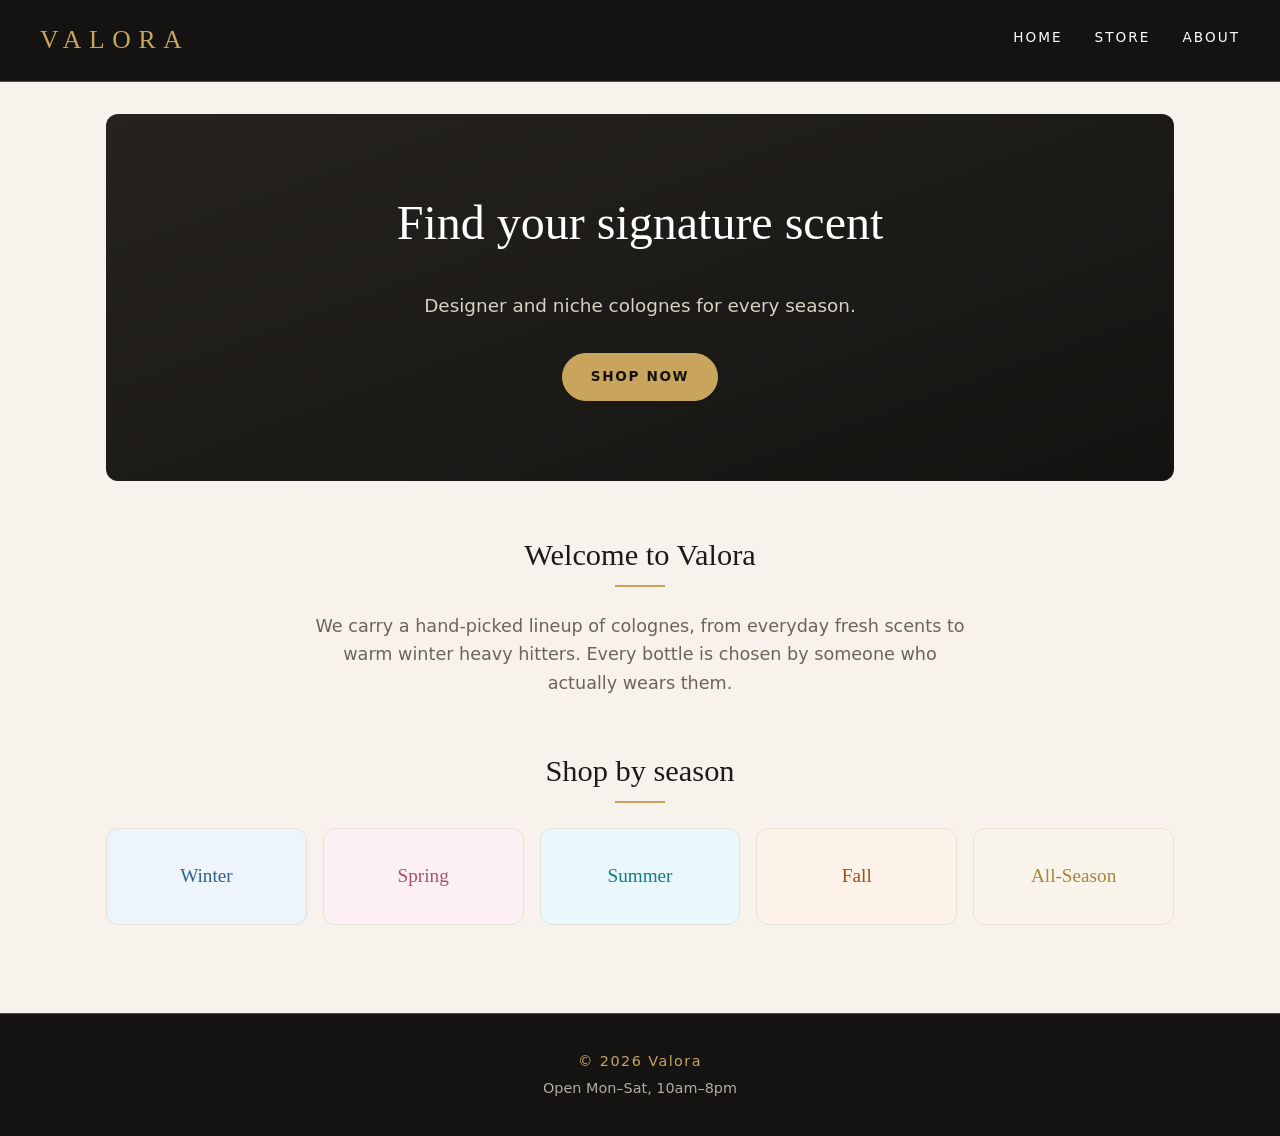
<file: index.html>
<!doctype html>
<html lang="en">
  <head>
    <meta charset="UTF-8" />
    <meta name="viewport" content="width=device-width, initial-scale=1.0" />
    <title>Valora | Home</title>
    <link rel="stylesheet" href="./src/styles/main.css" />
  </head>
  <body>
    <!-- Shared header -->
    <header class="site-header">
      <a href="./index.html" class="logo">Valora</a>
      <nav>
        <a href="./index.html">Home</a>
        <a href="./store.html">Store</a>
        <a href="./about.html">About</a>
      </nav>
    </header>

    <main>
      <!-- Hero banner -->
      <section class="hero">
        <h1>Find your signature scent</h1>
        <p>Designer and niche colognes for every season.</p>
        <a href="./store.html" class="btn">Shop now</a>
      </section>

      <!-- Intro -->
      <section class="intro">
        <h2>Welcome to Valora</h2>
        <p>
          We carry a hand-picked lineup of colognes, from everyday fresh scents
          to warm winter heavy hitters. Every bottle is chosen by someone who
          actually wears them.
        </p>
      </section>

      <!-- Featured categories -->
      <section class="categories">
        <h2>Shop by season</h2>
        <div class="category-grid">
          <a
            href="./store.html?category=Winter"
            class="category-card season-winter"
            >Winter</a
          >
          <a
            href="./store.html?category=Spring"
            class="category-card season-spring"
            >Spring</a
          >
          <a
            href="./store.html?category=Summer"
            class="category-card season-summer"
            >Summer</a
          >
          <a href="./store.html?category=Fall" class="category-card season-fall"
            >Fall</a
          >
          <a
            href="./store.html?category=All-Season"
            class="category-card season-all-season"
            >All-Season</a
          >
        </div>
      </section>
    </main>

    <!-- Shared footer -->
    <footer class="site-footer">
      <p>&copy; 2026 Valora</p>
      <p>Open Mon–Sat, 10am–8pm</p>
    </footer>
  </body>
</html>
</file>
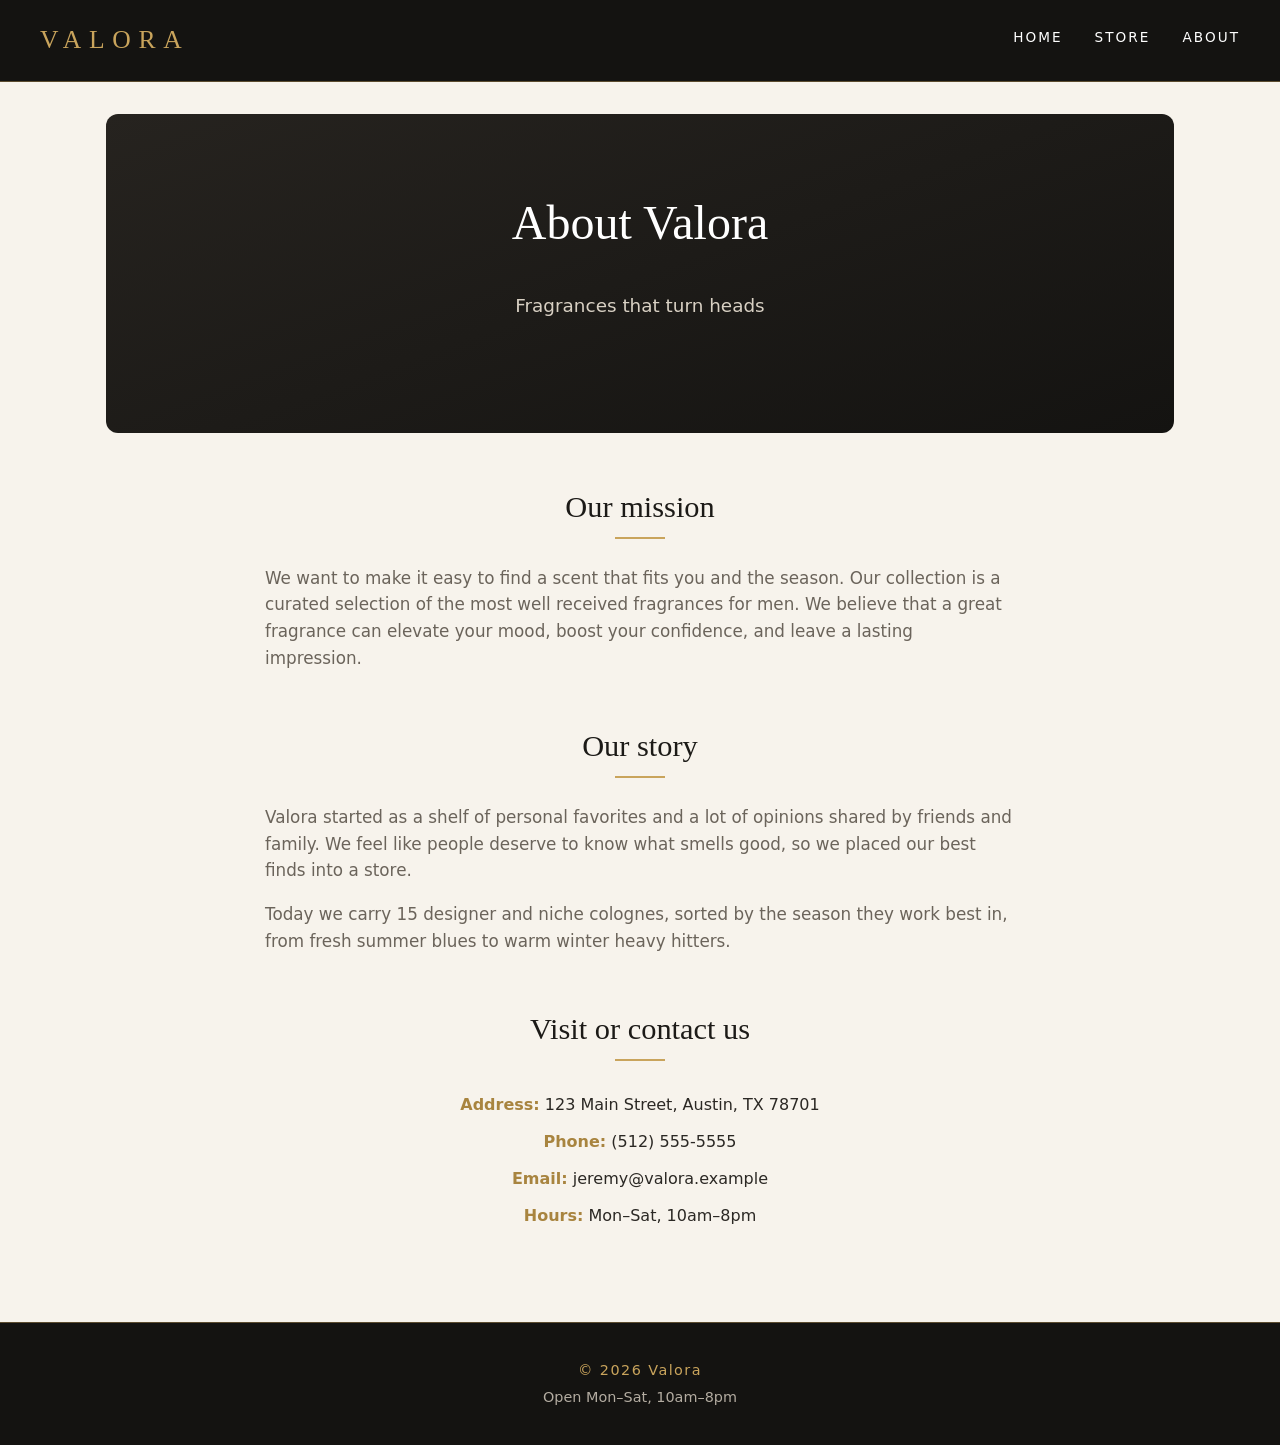
<file: about.html>
<!doctype html>
<html lang="en">
  <head>
    <meta charset="UTF-8" />
    <meta name="viewport" content="width=device-width, initial-scale=1.0" />
    <title>Valora | About</title>
    <link rel="stylesheet" href="./src/styles/main.css" />
  </head>
  <body>
    <!-- Shared header -->
    <header class="site-header">
      <a href="./index.html" class="logo">Valora</a>
      <nav>
        <a href="./index.html">Home</a>
        <a href="./store.html">Store</a>
        <a href="./about.html">About</a>
      </nav>
    </header>

    <main>
      <!-- Page banner -->
      <section class="hero">
        <h1>About Valora</h1>
        <p>Fragrances that turn heads</p>
      </section>

      <!-- Mission statement -->
      <section class="mission">
        <h2>Our mission</h2>
        <p>
          We want to make it easy to find a scent that fits you and the season.
          Our collection is a curated selection of the most well received
          fragrances for men. We believe that a great fragrance can elevate your
          mood, boost your confidence, and leave a lasting impression.
        </p>
      </section>

      <!-- Brand story -->
      <section class="story">
        <h2>Our story</h2>
        <p>
          Valora started as a shelf of personal favorites and a lot of opinions
          shared by friends and family. We feel like people deserve to know what
          smells good, so we placed our best finds into a store.
        </p>
        <p>
          Today we carry 15 designer and niche colognes, sorted by the season
          they work best in, from fresh summer blues to warm winter heavy
          hitters.
        </p>
      </section>

      <!-- Contact & location -->
      <section class="contact">
        <h2>Visit or contact us</h2>
        <ul>
          <li><strong>Address:</strong> 123 Main Street, Austin, TX 78701</li>
          <li><strong>Phone:</strong> (512) 555-5555</li>
          <li><strong>Email:</strong> jeremy@valora.example</li>
          <li><strong>Hours:</strong> Mon–Sat, 10am–8pm</li>
        </ul>
      </section>
    </main>

    <!-- Shared footer -->
    <footer class="site-footer">
      <p>&copy; 2026 Valora</p>
      <p>Open Mon–Sat, 10am–8pm</p>
    </footer>
  </body>
</html>
</file>
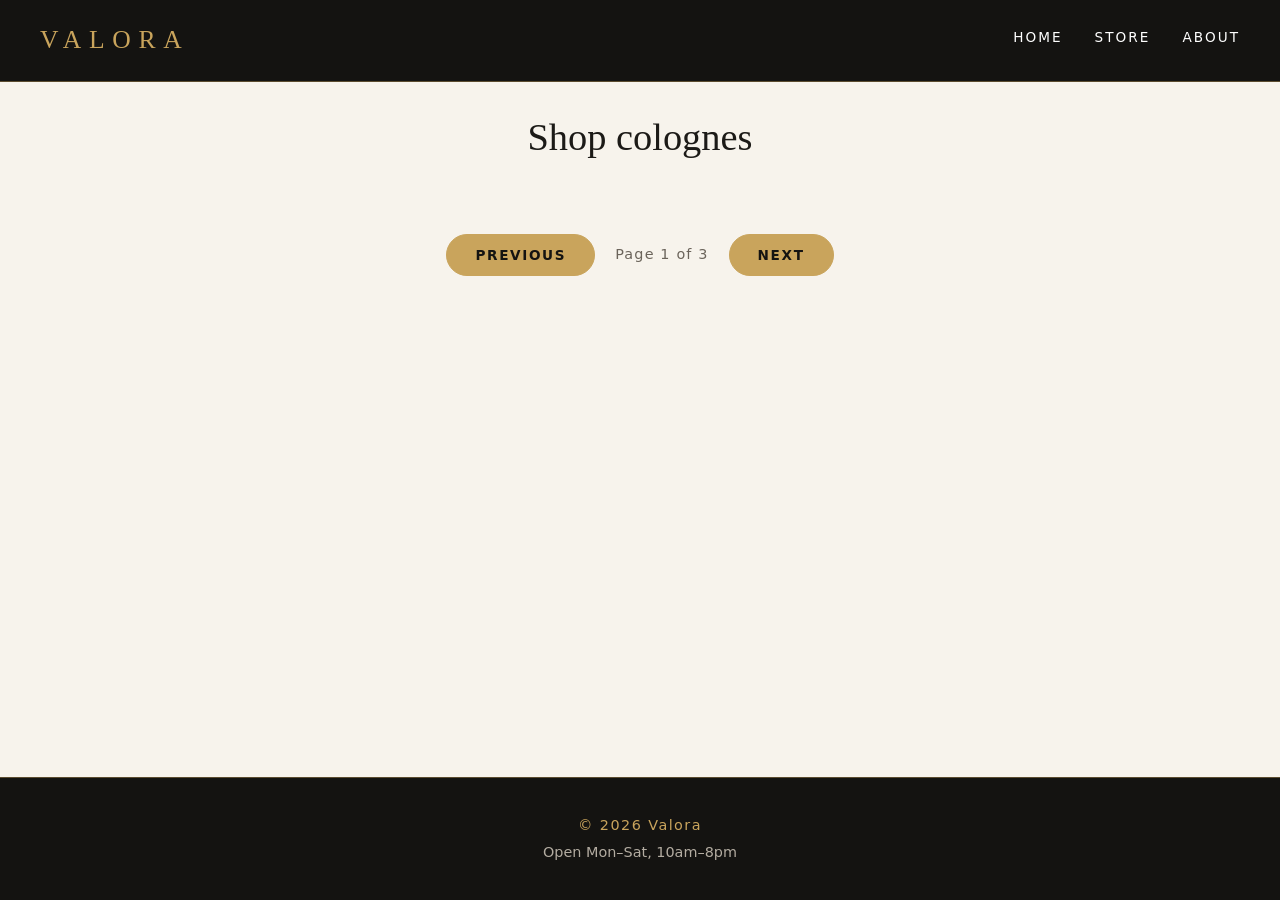
<file: store.html>
<!doctype html>
<html lang="en">
  <head>
    <meta charset="UTF-8" />
    <meta name="viewport" content="width=device-width, initial-scale=1.0" />
    <title>Valora | Store</title>
    <link rel="stylesheet" href="./src/styles/main.css" />
  </head>
  <body>
    <!-- Shared header -->
    <header class="site-header">
      <a href="./index.html" class="logo">Valora</a>
      <nav>
        <a href="./index.html">Home</a>
        <a href="./store.html">Store</a>
        <a href="./about.html">About</a>
      </nav>
    </header>

    <main>
      <h1 id="store-title">Shop colognes</h1>

      <!-- Shown by main.js when a season filter is active -->
      <p id="filter-note" class="filter-note" hidden>
        <a href="./store.html">Show all colognes</a>
      </p>

      <!-- Empty on purpose: main.js fills this with product cards -->
      <div id="product-grid" class="product-grid"></div>

      <!-- Pagination controls -->
      <div class="pagination">
        <button id="prev-btn">Previous</button>
        <span id="page-indicator">Page 1 of 3</span>
        <button id="next-btn">Next</button>
      </div>
    </main>

    <!-- Shared footer -->
    <footer class="site-footer">
      <p>&copy; 2026 Valora</p>
      <p>Open Mon–Sat, 10am–8pm</p>
    </footer>

    <script type="module" src="./src/main.js"></script>
  </body>
</html>
</file>
<file: src/styles/main.css>
/* Colors and fonts used across the site */
:root {
  --ink: #1c1a17;
  --charcoal: #141311;
  --text: #2b2824;
  --muted: #6b645b;
  --cream: #f7f3ec;
  --card: #ffffff;
  --line: #e7e0d4;
  --gold: #c9a45c;
  --gold-dark: #a8843f;
  --serif: Georgia, 'Times New Roman', serif;
  --sans:
    system-ui, -apple-system, 'Segoe UI', Roboto, Helvetica, Arial, sans-serif;
}

/* Base */
* {
  box-sizing: border-box;
}

body {
  margin: 0;
  font-family: var(--sans);
  color: var(--text);
  background: var(--cream);
  line-height: 1.6;
  /* Keeps the footer at the bottom on short pages */
  display: flex;
  flex-direction: column;
  min-height: 100vh;
}

main {
  flex: 1;
  width: 100%;
  max-width: 1100px;
  margin: 0 auto;
  padding: 2rem 1rem;
}

a {
  color: inherit;
}

img {
  max-width: 100%;
}

h1,
h2,
h3 {
  font-family: var(--serif);
  font-weight: normal;
  line-height: 1.2;
  color: var(--ink);
}

h2 {
  font-size: 1.9rem;
}

main > section {
  margin: 3.5rem 0;
}

main > section:first-child {
  margin-top: 0;
}

/* Store page title */
main > h1 {
  margin-top: 0;
  text-align: center;
  font-size: 2.4rem;
}

/* Thin gold line under section headings */
.intro h2::after,
.categories h2::after,
.mission h2::after,
.story h2::after,
.contact h2::after {
  content: '';
  display: block;
  width: 50px;
  height: 2px;
  margin-top: 0.75rem;
  background: var(--gold);
}

.intro h2::after,
.categories h2::after,
.mission h2::after,
.story h2::after,
.contact h2::after {
  margin-left: auto;
  margin-right: auto;
}

/* Center the About page headings */
.mission h2,
.story h2,
.contact h2 {
  text-align: center;
}

a:focus-visible,
button:focus-visible {
  outline: 2px solid var(--gold);
  outline-offset: 3px;
}

/* Header */
.site-header {
  display: flex;
  flex-wrap: wrap;
  justify-content: space-between;
  align-items: center;
  gap: 1rem;
  padding: 1.25rem 2.5rem;
  background: var(--charcoal);
  color: #fff;
  border-bottom: 1px solid rgba(201, 164, 92, 0.4);
}

.logo {
  font-family: var(--serif);
  font-size: 1.6rem;
  letter-spacing: 0.3em;
  text-transform: uppercase;
  text-decoration: none;
  color: var(--gold);
}

.site-header nav {
  display: flex;
  gap: 2rem;
}

.site-header nav a {
  text-decoration: none;
  font-size: 0.85rem;
  letter-spacing: 0.15em;
  text-transform: uppercase;
  padding-bottom: 4px;
  border-bottom: 1px solid transparent;
  transition:
    color 0.2s,
    border-color 0.2s;
}

.site-header nav a:hover {
  color: var(--gold);
  border-bottom-color: var(--gold);
}

/* Hero */
.hero {
  text-align: center;
  padding: 5rem 1.5rem;
  background: linear-gradient(160deg, #26231f, var(--charcoal));
  border-radius: 12px;
  color: #fff;
}

.hero h1 {
  margin-top: 0;
  color: #fff;
  font-size: 3rem;
}

.hero p {
  margin: 0 auto 2rem;
  max-width: 520px;
  color: #d8d0c3;
  font-size: 1.15rem;
}

/* Buttons */
.btn,
.pagination button {
  display: inline-block;
  padding: 0.75rem 1.75rem;
  border: 1px solid var(--gold);
  border-radius: 999px;
  background: var(--gold);
  color: var(--charcoal);
  font-family: var(--sans);
  font-size: 0.85rem;
  font-weight: 600;
  letter-spacing: 0.12em;
  text-transform: uppercase;
  text-decoration: none;
  cursor: pointer;
  transition:
    background 0.2s,
    color 0.2s,
    transform 0.2s;
}

.btn:hover,
.pagination button:hover:not(:disabled) {
  background: transparent;
  color: var(--gold);
  transform: translateY(-1px);
}

/* On the light store page, hover goes dark instead of see-through */
.pagination button:hover:not(:disabled) {
  background: var(--charcoal);
  border-color: var(--charcoal);
}

.pagination button:disabled {
  background: transparent;
  border-color: var(--line);
  color: #b3aca1;
  cursor: not-allowed;
}

/* Home page intro and categories */
.intro,
.categories h2 {
  text-align: center;
}

.intro p {
  max-width: 650px;
  margin: 0 auto;
  color: var(--muted);
  font-size: 1.1rem;
}

/* Store page "Show all" link */
.filter-note {
  margin: -0.5rem 0 1.5rem;
  text-align: center;
}

.filter-note a {
  color: var(--gold-dark);
  font-size: 0.9rem;
}

/* Home page categories */
.category-grid {
  display: grid;
  grid-template-columns: repeat(auto-fit, minmax(150px, 1fr));
  gap: 1rem;
}

.category-card {
  padding: 2rem 1rem;
  text-align: center;
  background: var(--card);
  border: 1px solid var(--line);
  border-radius: 12px;
  text-decoration: none;
  font-family: var(--serif);
  font-size: 1.2rem;
  color: var(--ink);
  transition:
    border-color 0.2s,
    transform 0.2s,
    box-shadow 0.2s;
}

.category-card:hover {
  border-color: var(--season, var(--gold));
  transform: translateY(-3px);
  box-shadow: 0 10px 24px rgba(28, 26, 23, 0.08);
}

/* Season colors: soft tint and colored text */
.category-card[class*='season-'] {
  background: var(--season-tint);
  color: var(--season-text);
}

.season-winter {
  --season: #5b8fc7;
  --season-tint: #eef4fb;
  --season-text: #2f5f8f;
}

.season-spring {
  --season: #d987a8;
  --season-tint: #fcf0f5;
  --season-text: #a8506f;
}

.season-summer {
  --season: #22a8bf;
  --season-tint: #e9f8fa;
  --season-text: #13798b;
}

.season-fall {
  --season: #d2772f;
  --season-tint: #fdf2e8;
  --season-text: #9c5016;
}

.season-all-season {
  --season: var(--gold);
  --season-tint: #faf5ea;
  --season-text: var(--gold-dark);
}

/* About page sections */
.mission,
.story,
.contact {
  max-width: 750px;
  margin-left: auto;
  margin-right: auto;
}

.mission p,
.story p {
  color: var(--muted);
  font-size: 1.05rem;
}

/* About page contact list */
.contact ul {
  list-style: none;
  padding: 0;
  text-align: center;
}

.contact li {
  padding: 0.35rem 0;
}

.contact strong {
  color: var(--gold-dark);
  font-weight: 600;
}

/* Store product grid */
.product-grid {
  display: grid;
  grid-template-columns: 1fr;
  gap: 1.5rem;
}

@media (min-width: 600px) {
  .product-grid {
    grid-template-columns: repeat(2, 1fr);
  }
}

@media (min-width: 900px) {
  .product-grid {
    grid-template-columns: repeat(3, 1fr);
  }
}

.product-card {
  display: flex;
  flex-direction: column;
  gap: 0.6rem;
  padding: 1rem 1rem 1.5rem;
  background: var(--card);
  border: 1px solid var(--line);
  border-radius: 12px;
  transition:
    box-shadow 0.25s,
    transform 0.25s;
}

.product-card:hover {
  transform: translateY(-4px);
  box-shadow: 0 14px 30px rgba(28, 26, 23, 0.1);
}

.product-card h3 {
  margin: 0.4rem 0 0;
  font-size: 1.25rem;
}

.product-card p {
  margin: 0;
  color: var(--muted);
  font-size: 0.95rem;
}

.product-card .price {
  color: var(--gold-dark);
  font-size: 1.15rem;
  font-weight: 600;
}

/* Soft panel behind each bottle */
.product-card img {
  width: 100%;
  height: 240px;
  padding: 1rem;
  object-fit: contain;
  background: linear-gradient(180deg, #faf8f4, #efe9df);
  border-radius: 8px;
}

.category-badge {
  display: inline-block;
  padding: 0.2rem 0.75rem;
  border: 1px solid var(--gold);
  border-radius: 999px;
  color: var(--gold-dark);
  font-size: 0.7rem;
  font-weight: 600;
  letter-spacing: 0.12em;
  text-transform: uppercase;
  align-self: flex-start;
}

/* Pagination */
.pagination {
  display: flex;
  justify-content: center;
  align-items: center;
  gap: 1.25rem;
  margin: 3rem 0 1rem;
}

#page-indicator {
  color: var(--muted);
  font-size: 0.9rem;
  letter-spacing: 0.08em;
}

/* Footer */
.site-footer {
  text-align: center;
  padding: 2rem 1rem;
  background: var(--charcoal);
  color: #b3aca1;
  font-size: 0.9rem;
  border-top: 1px solid rgba(201, 164, 92, 0.4);
}

.site-footer p {
  margin: 0.25rem 0;
}

.site-footer p:first-child {
  color: var(--gold);
  letter-spacing: 0.1em;
}

/* Small screens */
@media (max-width: 600px) {
  .site-header {
    flex-direction: column;
    padding: 1rem;
  }

  .site-header nav {
    gap: 1.25rem;
  }

  .hero {
    padding: 3rem 1rem;
  }

  .hero h1 {
    font-size: 2rem;
  }

  h2,
  main > h1 {
    font-size: 1.6rem;
  }

  .pagination {
    gap: 0.75rem;
  }

  .pagination button {
    padding: 0.65rem 1.1rem;
  }
}
</file>
